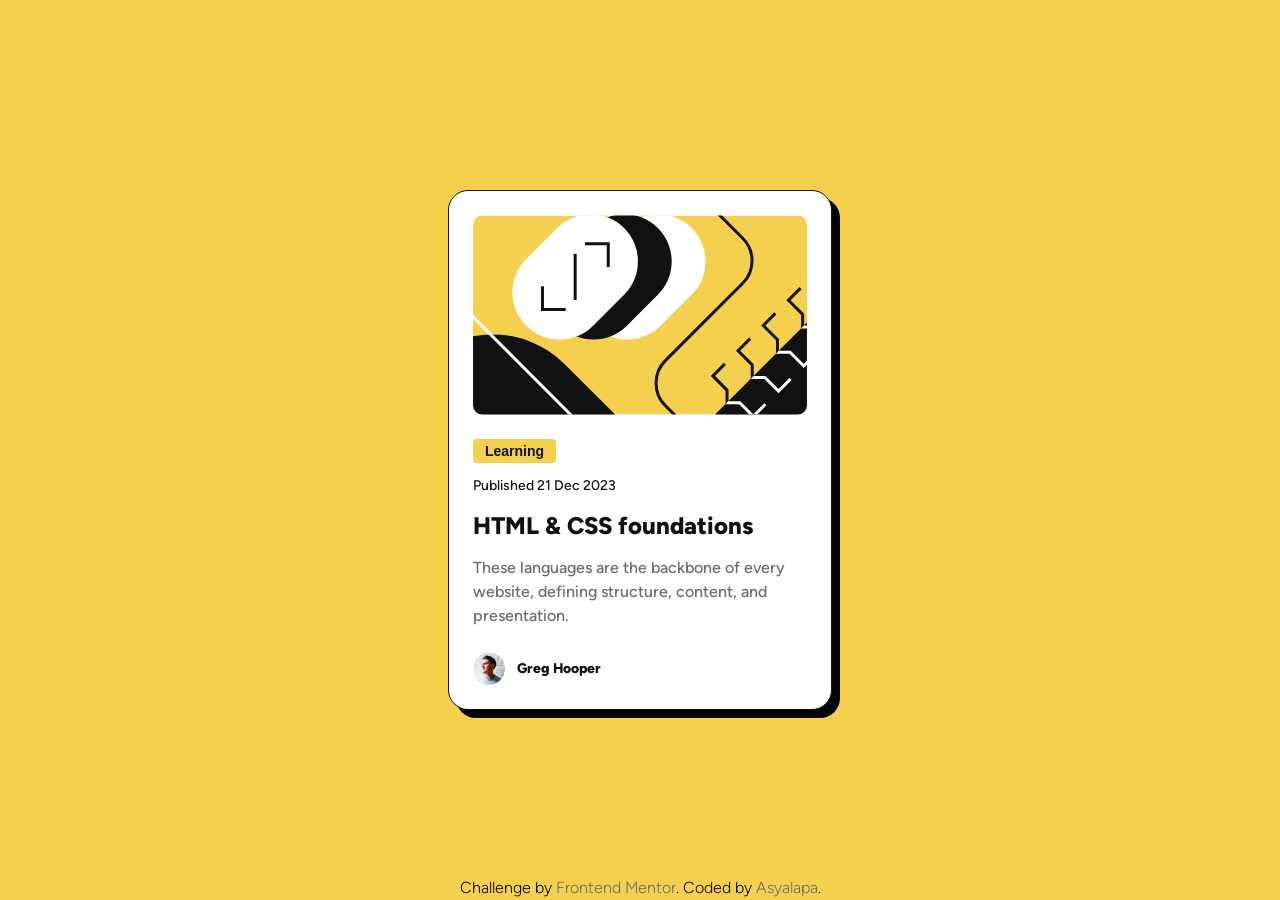
<file: blog-preview-card/index.html>
<!DOCTYPE html>
<html lang="en">
<head>
  <meta charset="UTF-8">
  <meta name="viewport" content="width=device-width, initial-scale=1.0">
  <link rel="icon" type="image/png" sizes="32x32" href="./images/favicon-32x32.png">
  <title>Frontend Mentor | Blog preview card</title>
  <link rel="stylesheet" href="./style.css">
</head>
<body>
  <main class="container">
    <h1 class="title">Blog preview card</h1>
    <article class="card">
      <div class="image-box">
      </div>
      <div class="text-box">
        <button class="tag-btn">Learning</button>
        <p class="card-date">Published 21 Dec 2023</p>
        <h2 class="card-title">HTML & CSS foundations</h2>
        <p class="card-info">These languages are the backbone of every website, defining structure, content, and presentation.</p>
      </div>
      <div class="autor-box">
        <img src="./images/image-avatar.webp" alt="Greg Hooper's avatar" class="autor-avatar">
        <h3 class="autor-name">Greg Hooper</h3>
      </div>
    </article>
  </main>

  <footer class="footer">
    Challenge by <a href="https://www.frontendmentor.io?ref=challenge" target="_blank">Frontend Mentor</a>. 
    Coded by <a href="https://github.com/Asyalapa" target="_blank">Asyalapa</a>.
  </footer>
</body>
</html>
</file>
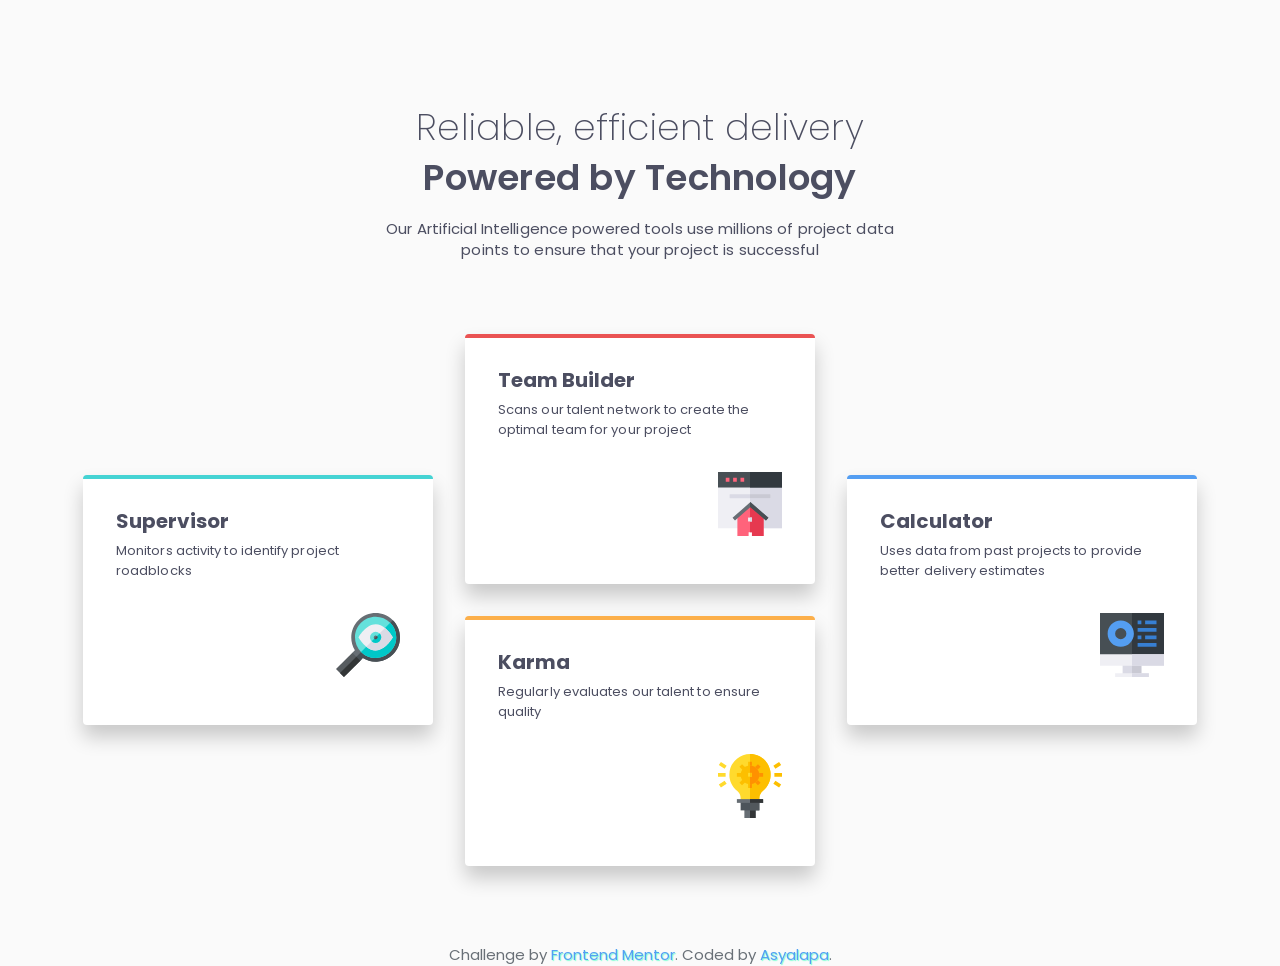
<file: four-card-feature-section/index.html>
<!DOCTYPE html>
<html lang="en">
<head>
  <meta charset="UTF-8">
  <meta name="viewport" content="width=device-width, initial-scale=1.0"> <!-- displays site properly based on user's device -->
  <link rel="icon" type="image/png" sizes="32x32" href="./images/favicon-32x32.png">
  <title>Frontend Mentor | Four card feature section</title>
  <link rel="preconnect" href="https://fonts.googleapis.com">
  <link rel="preconnect" href="https://fonts.gstatic.com" crossorigin>
  <link href="https://fonts.googleapis.com/css2?family=Poppins:wght@200;400;600&display=swap" rel="stylesheet">
  <link rel="stylesheet" href="./style.css">
</head>
<body>
  <main class="container">
    <div class="title-box">
      <h1 class="title">Reliable, efficient delivery</h1>
      <h2 class="sub-title">Powered by Technology</h2>
      <p class="instruction">Our Artificial Intelligence powered tools use millions of project data points 
        to ensure that your project is successful</p>
    </div>
    <ul class="card-box">
      <li class="card">
        <div class="card-info">
          <h3 class="card-title">Supervisor</h3>
          <p class="description">Monitors activity to identify project roadblocks</p>
        </div>
        <img src="./images/icon-supervisor.svg" alt="Supervisor's avatar" class="card-avatar">
      </li>
      <li class="card">
        <div class="card-info">
          <h3 class="card-title">Team Builder</h3>
          <p class="description">Scans our talent network to create the optimal team for your project</p>
        </div>
        <img src="./images/icon-team-builder.svg" alt="Team Builder's avatar" class="card-avatar">
      </li>
      <li class="card">
        <div class="card-info">
          <h3 class="card-title">Karma</h3>
          <p class="description">Regularly evaluates our talent to ensure quality</p>
        </div>
        <img src="./images/icon-karma.svg" alt="Karma's avatar" class="card-avatar">
      </li>
      <li class="card">
        <div class="card-info">
          <h3 class="card-title">Calculator</h3>
          <p class="description">Uses data from past projects to provide better delivery estimates</p>
        </div>
        <img src="./images/icon-calculator.svg" alt="Calculator's avatar" class="card-avatar">
      </li>
    </ul>
  </main>
  
  <footer class="footer">
    Challenge by <a href="https://www.frontendmentor.io?ref=challenge" target="_blank">Frontend Mentor</a>. 
    Coded by <a href="https://github.com/Asyalapa" target="_blank">Asyalapa</a>.
  </footer>
</body>
</html>
</file>
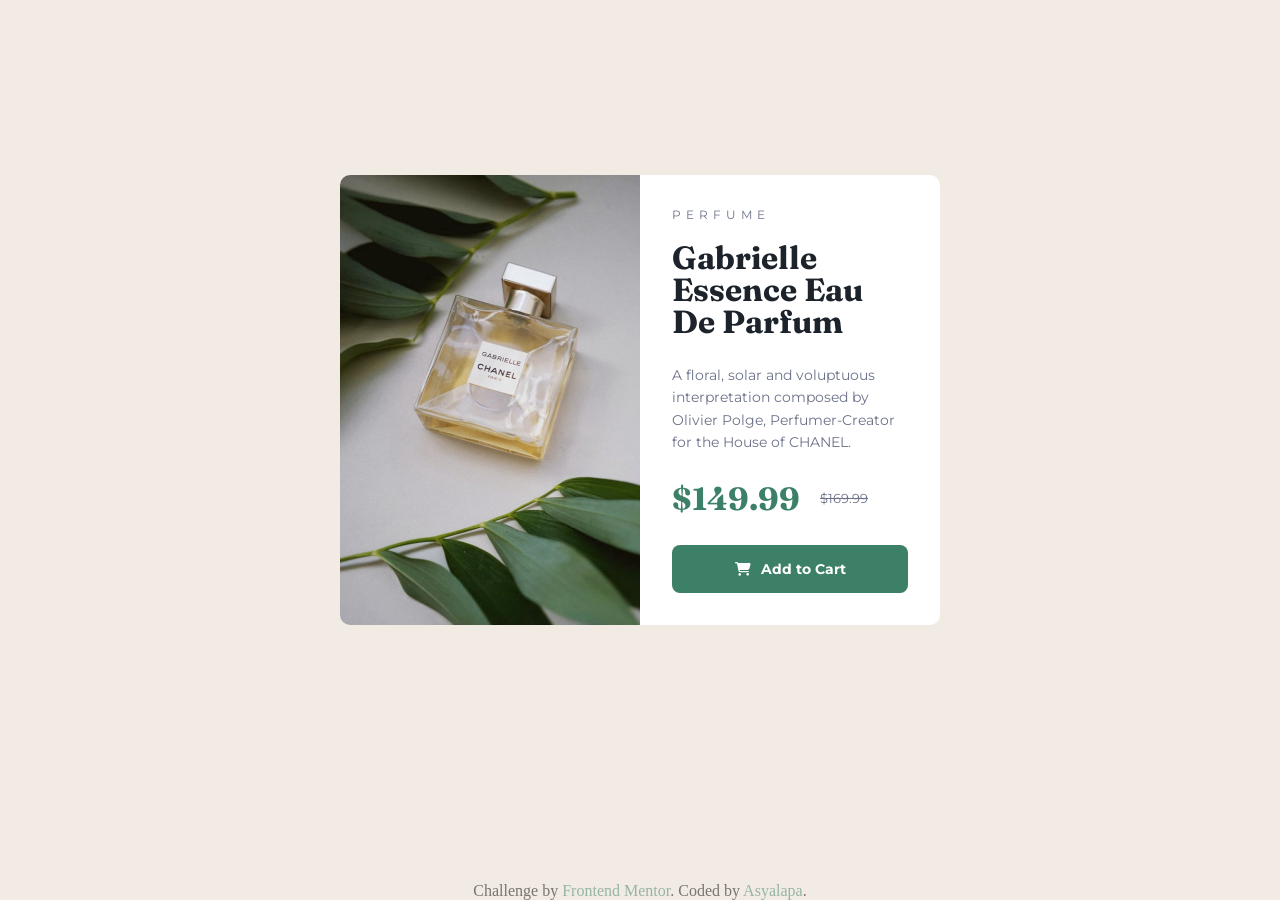
<file: product-preview-card-component-main/index.html>
<!DOCTYPE html>
<html lang="en">
<head>
  <meta charset="UTF-8">
  <meta name="viewport" content="width=device-width, initial-scale=1.0"> 
  <link rel="icon" type="image/png" sizes="32x32" href="./images/favicon-32x32.png">
  <title>Frontend Mentor | Product preview card component</title>
  <link rel="preconnect" href="https://fonts.googleapis.com">
  <link rel="preconnect" href="https://fonts.gstatic.com" crossorigin>
  <link href="https://fonts.googleapis.com/css2?family=Fraunces:opsz,wght@9..144,700&family=Montserrat:wght@500..700&display=swap" rel="stylesheet">
  <link rel="stylesheet" href="https://cdnjs.cloudflare.com/ajax/libs/font-awesome/6.4.0/css/all.min.css">
  <link rel="stylesheet" href="./style.css">
</head>
<body>
  <main class="card">
    <div class="card-img-box">
    </div>
    <div class="card-text">
      <p class="card-type">Perfume</p>
      <h1 class="card-title">Gabrielle Essence Eau De Parfum</h1>
      <p class="card-description">A floral, solar and voluptuous interpretation composed by Olivier Polge, 
        Perfumer-Creator for the House of CHANEL.</p>
      <div class="card-price">
        <h2 class="card-price-value">$149.99</h2>
        <p class="card-price-discount">$169.99</p>
      </div>
      <button class="card-btn">
        <i class="fa-solid fa-cart-shopping"></i> Add to Cart
      </button>
    </div>
  </main>

  <footer class="footer">
    Challenge by <a href="https://www.frontendmentor.io?ref=challenge" target="_blank">Frontend Mentor</a>. 
    Coded by <a href="https://github.com/Asyalapa" target="_blank">Asyalapa</a>.
  </footer>
</body>
</html>
</file>
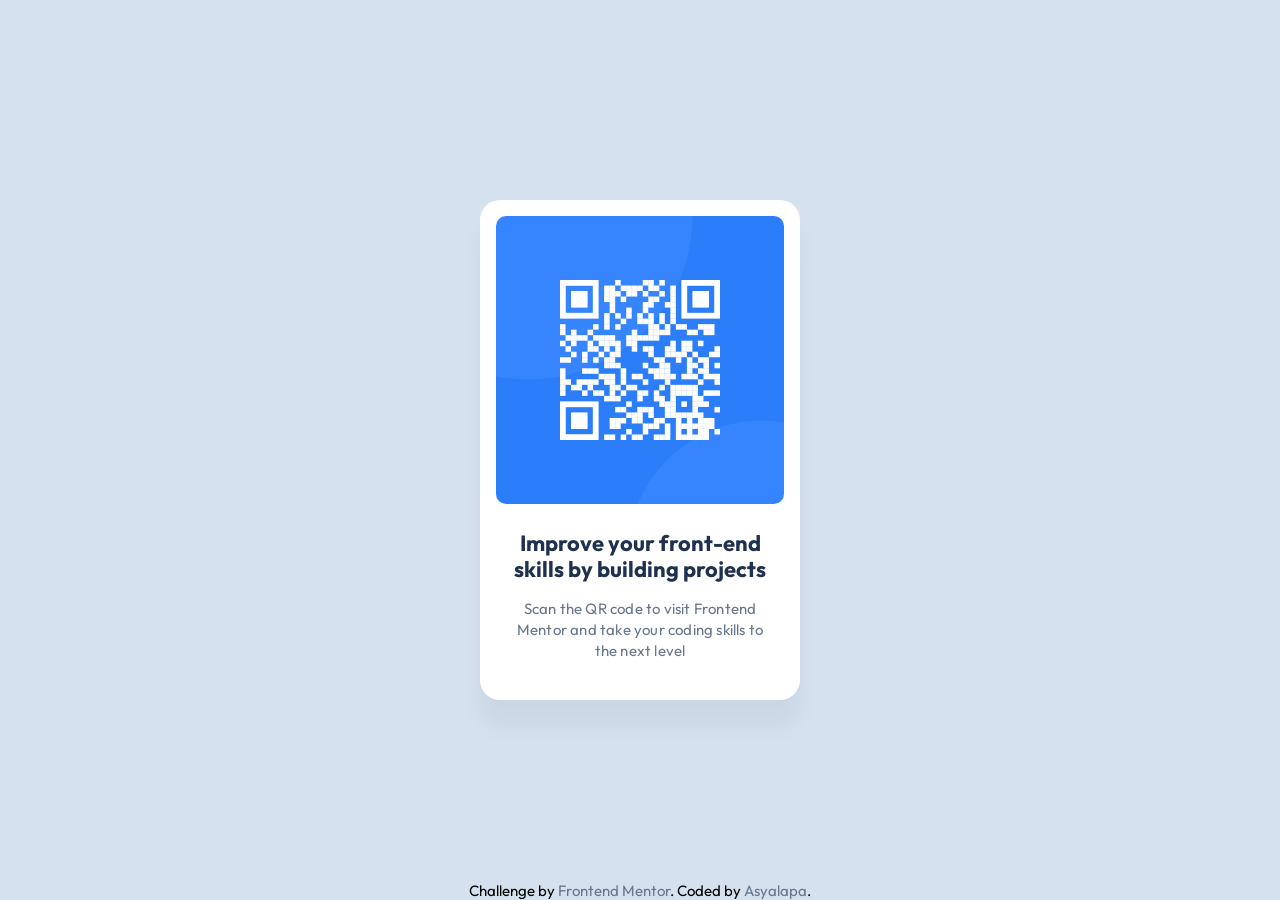
<file: qr-code-component/index.html>
<!DOCTYPE html>
<html lang="en">
<head>
  <meta charset="UTF-8">
  <meta name="viewport" content="width=device-width, initial-scale=1.0">
  <link rel="icon" type="image/png" sizes="32x32" href="./images/favicon-32x32.png">
  <title>Frontend Mentor | QR code component</title>
  <link rel="stylesheet" href="./style.css">
</head>
<body>
  
  <main class="container">
    <h1 class="title">QR code component</h1>
    <img src="./images/image-qr-code.png" alt="QR code" class="qr-code">
    <div class="text-box">
      <h2 class="card-title">Improve your front-end skills by building projects</h2>
      <p class="instruction">Scan the QR code to visit Frontend Mentor and take your coding skills to the next level</p>
    </div>
  </main>
  
  <footer class="footer">
    Challenge by <a href="https://www.frontendmentor.io?ref=challenge" target="_blank">Frontend Mentor</a>. 
    Coded by <a href="https://github.com/Asyalapa" target="_blank">Asyalapa</a>.
  </footer>
</body>
</html>
</file>
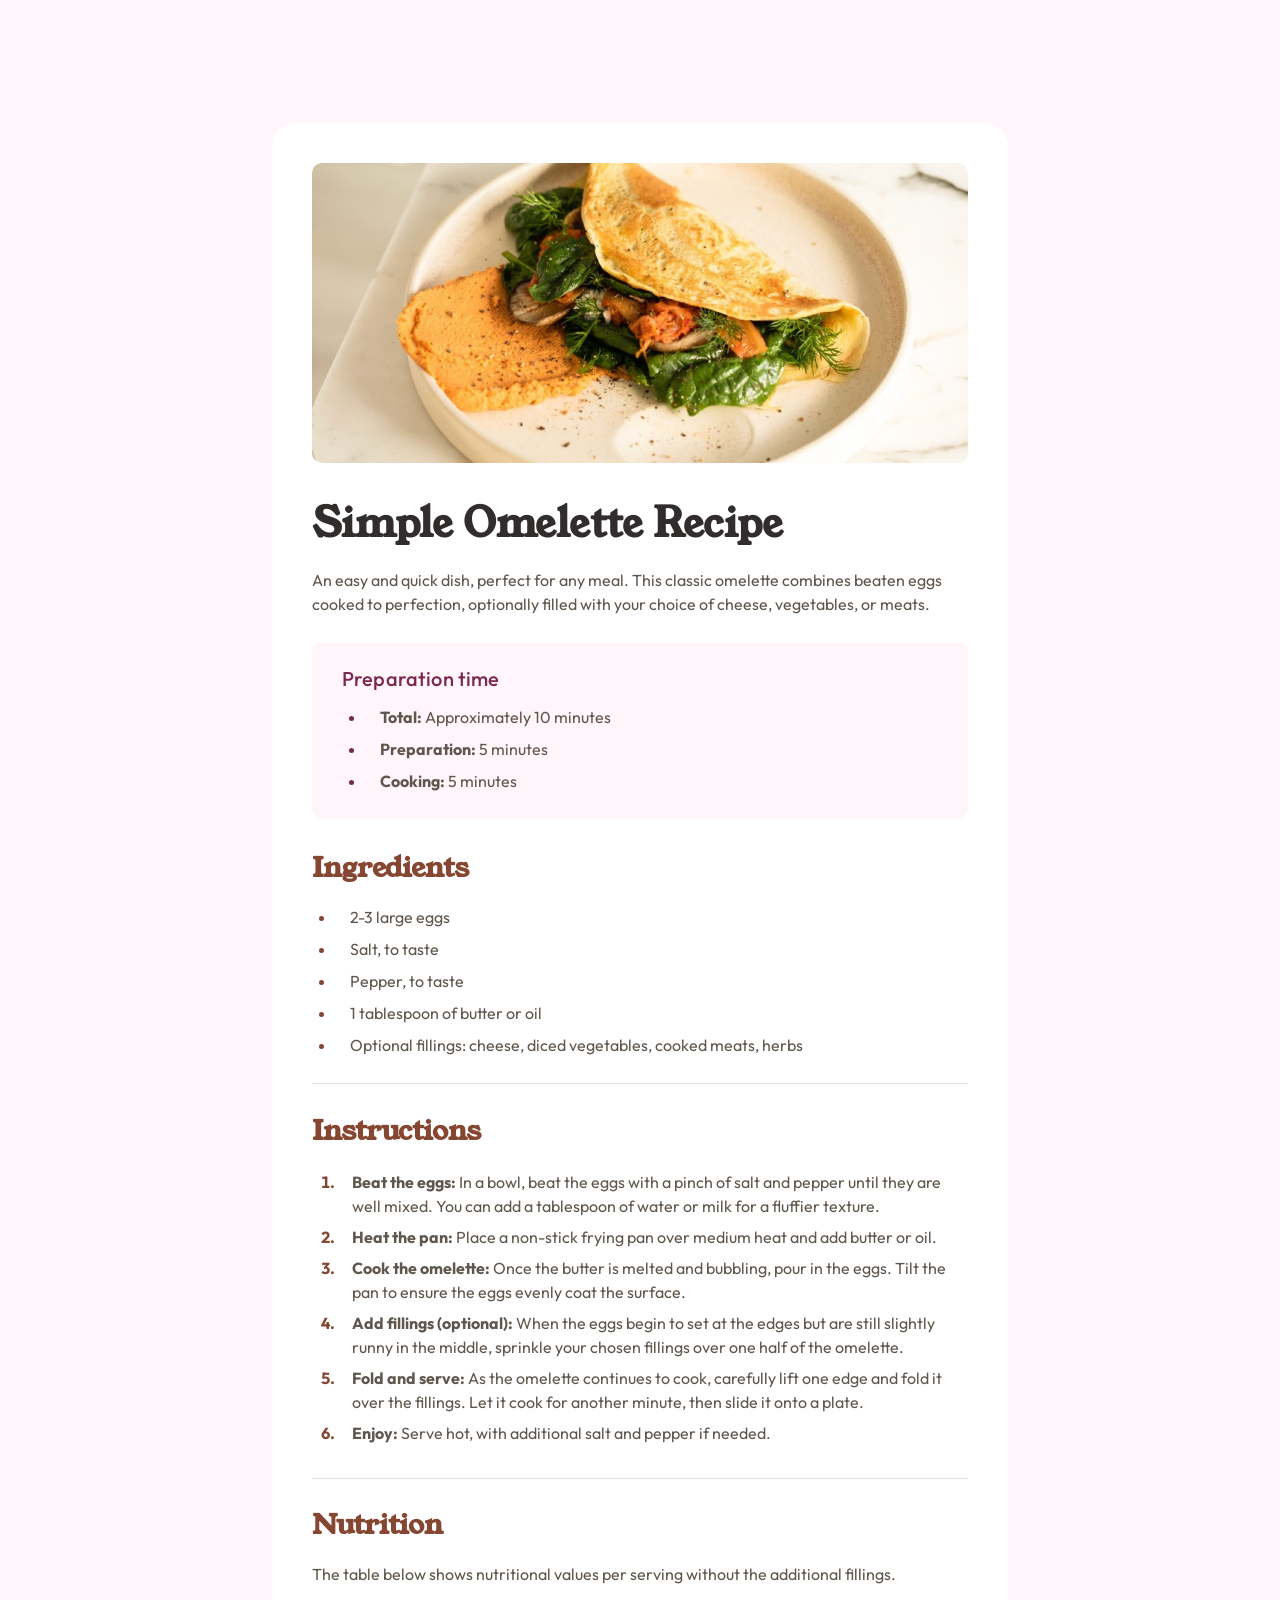
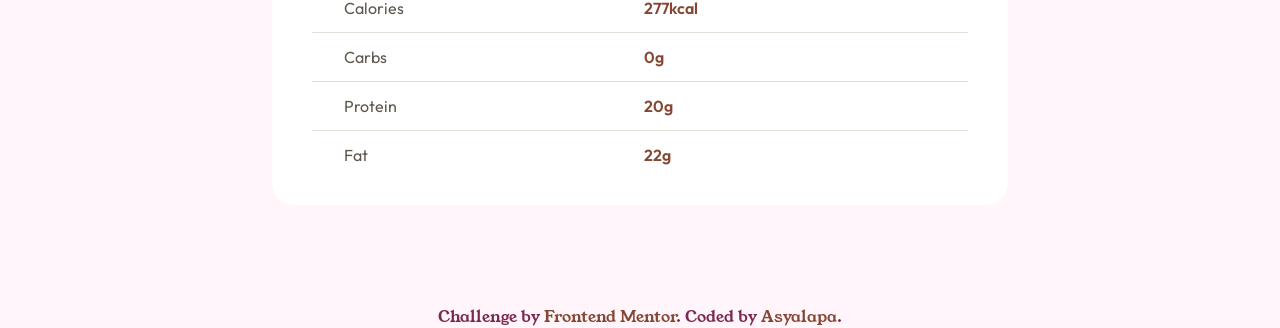
<file: recipe-page-main/index.html>
<!DOCTYPE html>
<html lang="en">
<head>
  <meta charset="UTF-8">
  <meta name="viewport" content="width=device-width, initial-scale=1.0">
  <link rel="icon" type="image/png" sizes="32x32" href="./images/favicon-32x32.png">
  <title>Frontend Mentor | Recipe page</title>
  <link rel="stylesheet" href="./style.css">
</head>
<body>
  <main class="container">
    <article class="recipe-card">
      <img src="./images/image-omelette.jpeg" alt="Omelette's image" class="recipe-image">
      <div class="responsive-container">
        <div class="recipe-info-box">
          <h1 class="recipe-title">Simple Omelette Recipe</h1>
          <p class="recipe-description">An easy and quick dish, perfect for any meal. This classic omelette combines beaten eggs cooked 
            to perfection, optionally filled with your choice of cheese, vegetables, or meats.</p>
        </div>
        <div class="recipe-time-box">
          <h2 class="recipe-time-title">Preparation time</h2>
          <ul class="recipe-time-list">
            <li class="recipe-time-item">
              <span class='another-color'>Total: <span class="thin-text">Approximately 10 minutes</span></span>
            </li>
            <li class="recipe-time-item">
              <span class='another-color'>Preparation: <span class="thin-text">5 minutes</span></span>
            </li>
            <li class="recipe-time-item">
              <span class='another-color'>Cooking: <span class="thin-text">5 minutes</span></span>
            </li>
          </ul>
        </div>
  
        <div class="recipe-ingredients-box">
          <h2 class="recipe-ingredients-title">Ingredients</h2>
          <ul class="recipe-ingredients-list">
            <li class="recipe-ingredients-item"><span class='another-color thin-text'>2-3 large eggs</span> </li>
            <li class="recipe-ingredients-item"><span class='another-color thin-text'>Salt, to taste</span></li>
            <li class="recipe-ingredients-item"><span class='another-color thin-text'>Pepper, to taste</span></li>
            <li class="recipe-ingredients-item"><span class='another-color thin-text'>1 tablespoon of butter or oil</span></li>
            <li class="recipe-ingredients-item"><span class='another-color thin-text'>Optional fillings: cheese, diced vegetables, cooked meats, herbs</span></li>
          </ul>
        </div>
  
        <div class="recipe-instructions-box">
          <h2 class="recipe-instructions-title">Instructions</h2>
          <ol class="recipe-instructions-list">
            <li class="recipe-instructions-item">
              <span class='another-color'>Beat the eggs: <span class="thin-text">In a bowl, beat the eggs with a pinch of salt and pepper until they are well mixed. 
                You can add a tablespoon of water or milk for a fluffier texture.</span></span>
            </li>
            <li class="recipe-instructions-item">
              <span class='another-color'>Heat the pan: <span class="thin-text">Place a non-stick frying pan over medium heat and add butter or oil.</span></span>
            </li>
            <li class="recipe-instructions-item">
              <span class='another-color'>Cook the omelette: <span class="thin-text">Once the butter is melted and bubbling, pour in the eggs. Tilt the pan to ensure 
                the eggs evenly coat the surface.</span></span>
            </li>
            <li class="recipe-instructions-item">
              <span class='another-color'>Add fillings (optional): <span class="thin-text">When the eggs begin to set at the edges but are still slightly runny in the 
                middle, sprinkle your chosen fillings over one half of the omelette.</span></span>
            </li>
            <li class="recipe-instructions-item">
              <span class='another-color'>Fold and serve: <span class="thin-text">As the omelette continues to cook, carefully lift one edge and fold it over the 
                fillings. Let it cook for another minute, then slide it onto a plate.</span></span>
            </li>
            <li class="recipe-instructions-item">
              <span class='another-color'>Enjoy: <span class="thin-text">Serve hot, with additional salt and pepper if needed.</span></span>
            </li>
          </ol>
        </div>
  
        <div class="recipe-nutrition-box">
          <h2 class="recipe-nutrition-title">Nutrition</h2>
          <p class="recipe-nutrition-description">The table below shows nutritional values per serving without the additional fillings.</p>
          <table class="recipe-nutrition-table">
            <tr class="recipe-nutrition-table-row">
                <td class="recipe-nutrition-table-header">Calories</td>
                <td class="recipe-nutrition-table-data">277kcal</td>
            </tr>
            <tr class="recipe-nutrition-table-row">
                <td class="recipe-nutrition-table-header">Carbs</td>
                <td class="recipe-nutrition-table-data">0g</td>
            </tr>
            <tr class="recipe-nutrition-table-row">
                <td class="recipe-nutrition-table-header">Protein</td>
                <td class="recipe-nutrition-table-data">20g</td>
            </tr>
            <tr class="recipe-nutrition-table-row">
                <td class="recipe-nutrition-table-header">Fat</td>
                <td class="recipe-nutrition-table-data">22g</td>
            </tr>
        </table>
        </div>
      </div>

    </article>
  </main>
  
  <footer class="footer">
    Challenge by <a href="https://www.frontendmentor.io?ref=challenge" target="_blank">Frontend Mentor</a>. 
    Coded by <a href="https://github.com/Asyalapa" target="_blank">Asyalapa</a>.
  </footer>
</body>
</html>
</file>
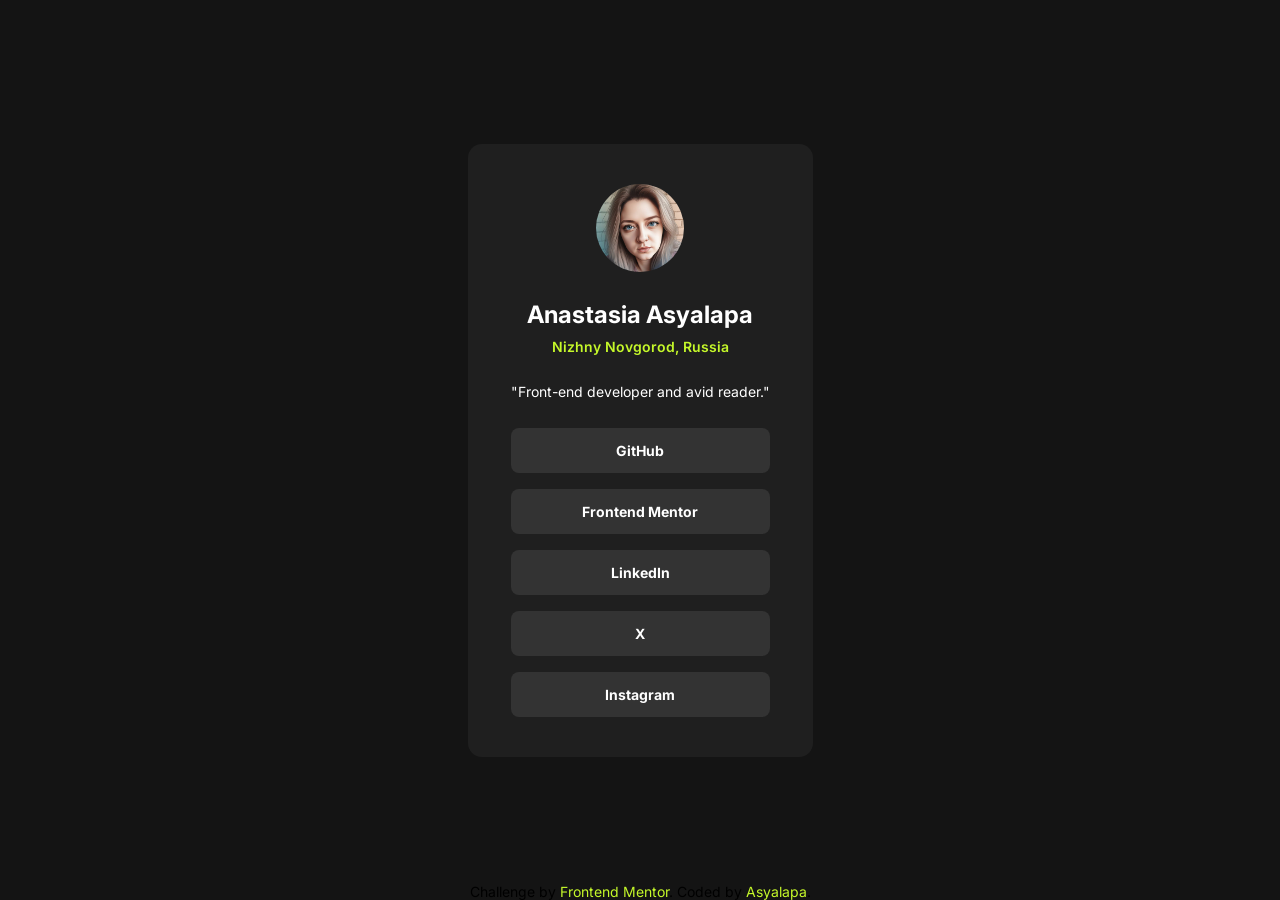
<file: social-links-profile-main/index.html>
<!DOCTYPE html>
<html lang="en">
<head>
  <meta charset="UTF-8">
  <meta name="viewport" content="width=device-width, initial-scale=1.0">
  <link rel="icon" type="image/png" sizes="32x32" href="./images/favicon-32x32.png">
  <title>Frontend Mentor | Social links profile</title>
  <link rel="stylesheet" href="./style.css">
</head>
<body>
  <main class="container">
    <h1 class="title">Social links profile</h1>
    <article class="profile">
      <img src="./images/avatar.jpg" alt="Asyalapa's avatar" class="profile-avatar">
      <div class="profile-main-info">
        <h2 class="profile-name">Anastasia Asyalapa</h2>
        <p class="profile-location">Nizhny Novgorod, Russia</p>
      </div>
      <p class="profile-description">
        "Front-end developer and avid reader."
      </p>
      <ul class="profile-links">
        <li class="profile-link">
          <a href="https://github.com/Asyalapa" target="_blank" class="link">GitHub</a>
        </li>
        <li class="profile-link">
          <a href="https://www.frontendmentor.io/profile/Asyalapa" target="_blank" class="link">Frontend Mentor</a>
        </li>
        <li class="profile-link">
          <a href="https://www.linkedin.com/in/asyalapa/" target="_blank" class="link">LinkedIn</a>
        </li>
        <li class="profile-link">
          <a href="https://x.com/Asyalapa" target="_blank" class="link">X</a>
        </li>
        <li class="profile-link">
          <a href="https://www.instagram.com/asyalapa.ph/" target="_blank" class="link">Instagram</a>
        </li>
      </ul>
    </article>
  </main>

  <footer class="footer">
    Challenge by <a href="https://www.frontendmentor.io?ref=challenge" target="_blank">Frontend Mentor</a>. 
    Coded by <a href="https://github.com/Asyalapa" target="_blank">Asyalapa</a>.
  </footer>
</body>
</html>
</file>
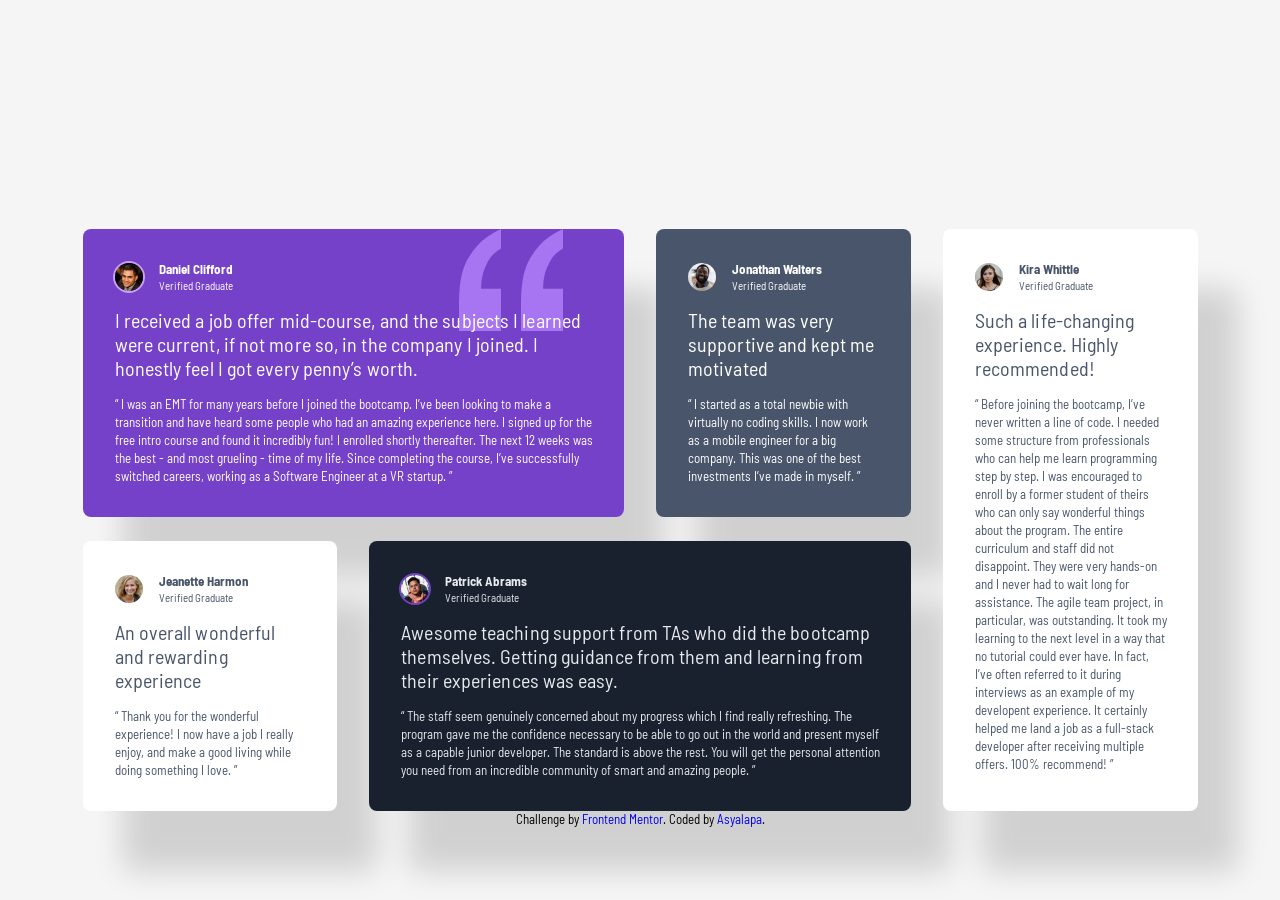
<file: testimonials-grid-section/index.html>
<!DOCTYPE html>
<html lang="en">
<head>
  <meta charset="UTF-8">
  <meta name="viewport" content="width=device-width, initial-scale=1.0"> <!-- displays site properly based on user's device -->
  <link rel="icon" type="image/png" sizes="32x32" href="./images/favicon-32x32.png">
  <title>Frontend Mentor | Testimonials Grid Section</title>
  <link rel="preconnect" href="https://fonts.googleapis.com">
  <link rel="preconnect" href="https://fonts.gstatic.com" crossorigin>
  <link href="https://fonts.googleapis.com/css2?family=Barlow+Semi+Condensed:wght@500;600&display=swap" rel="stylesheet">
  <link rel="stylesheet" href="./style.css">
</head>
<body>
  <main class="container">
    <h1 class="title">Testimonials Grid Section</h1>
    <article class="card card-1">
      <div class="card-header">
        <img src="./images/image-daniel.jpg" alt="Daniel Clifford's avatar" class="card-avatar">
        <div class="card-info">
          <h2 class="card-title">Daniel Clifford</h2>
          <p class="card-subtitle">Verified Graduate</p>
        </div>
      </div>
      <p class="card-mind">I received a job offer mid-course, and the subjects I learned were current, if not more so, in the company I joined. I honestly feel I got every penny’s worth.</p>
      <p class="card-quote">“ I was an EMT for many years before I joined the bootcamp. I’ve been looking to make a transition and have heard some people who had an amazing experience here. I signed up for the free intro course and found it incredibly fun! I enrolled shortly thereafter. The next 12 weeks was the  best - and most grueling - time of my life. Since completing the course, I’ve successfully switched careers, working as a Software Engineer at a VR startup. ”</p>
    </article>
    <article class="card card-2">
      <div class="card-header">
        <img src="./images/image-jonathan.jpg" alt="Jonathan Walters's avatar" class="card-avatar">
        <div class="card-info">
          <h2 class="card-title">Jonathan Walters</h2>
          <p class="card-subtitle">Verified Graduate</p>
        </div>
      </div>
      <p class="card-mind">The team was very supportive and kept me motivated</p>
      <p class="card-quote">“ I started as a total newbie with virtually no coding skills. I now work as a mobile engineer for a big company. This was one of the best investments I’ve made in myself. ”</p>
    </article>
    <article class="card card-3">
      <div class="card-header">
        <img src="./images/image-jeanette.jpg" alt="Jeanette Harmon's avatar" class="card-avatar">
        <div class="card-info">
          <h2 class="card-title">Jeanette Harmon</h2>
          <p class="card-subtitle">Verified Graduate</p>
        </div>
      </div>
      <p class="card-mind">An overall wonderful and rewarding experience</p>
      <p class="card-quote">“ Thank you for the wonderful experience! I now have a job I really enjoy, and make a good living while doing something I love. ”</p>
    </article>

    <article class="card card-4">
      <div class="card-header">
        <img src="./images/image-patrick.jpg" alt="Patrick Abrams's avatar" class="card-avatar">
        <div class="card-info">
          <h2 class="card-title">Patrick Abrams</h2>
          <p class="card-subtitle">Verified Graduate</p>
        </div>
      </div>
      <p class="card-mind">Awesome teaching support from TAs who did the bootcamp themselves. Getting guidance from them and learning from their experiences was easy.</p>
      <p class="card-quote">“ The staff seem genuinely concerned about my progress which I find really refreshing. The program gave me the confidence necessary to be able to go out in the world and present myself as a capable junior developer. The standard is above the rest. You will get the personal attention you need from an incredible community of smart and amazing people. ”</p>
    </article>    

    <article class="card card-5">    
      <div class="card-header">
        <img src="./images/image-kira.jpg" alt="Kira Whittle's avatar" class="card-avatar">
        <div class="card-info">
          <h2 class="card-title">Kira Whittle</h2>
          <p class="card-subtitle">Verified Graduate</p>
        </div>
      </div>
      <p class="card-mind">Such a life-changing experience. Highly recommended!</p>
      <p class="card-quote">“ Before joining the bootcamp, I’ve never written a line of code. I needed some structure from professionals who can help me learn programming step by step. I was encouraged to enroll by a former student of theirs who can only say wonderful things about the program. The entire curriculum and staff did not disappoint. They were very hands-on and I never had to wait long for assistance. The agile team project, in particular, was outstanding. It took my learning to the next level in a way that no tutorial could ever have. In fact, I’ve often referred to it during interviews as an example of my developent experience. It certainly helped me land a job as a full-stack developer after receiving multiple offers. 100% recommend! ”</p>
    </article>
  </main>
    
  <footer class="footer">
    Challenge by <a href="https://www.frontendmentor.io?ref=challenge" target="_blank">Frontend Mentor</a>. 
    Coded by <a href="https://github.com/Asyalapa" target="_blank">Asyalapa</a>.
  </footer>
</body>
</html>
</file>
<file: blog-preview-card/style.css>
@font-face {
  font-family: 'Figtree';
  src: url('./fonts/Figtree-Light.woff2') format('woff2'),
       url('./fonts/Figtree-VariableFont_wght.ttf') format('truetype');
  font-weight: normal;
  font-style: normal;
}
@font-face {
  font-family: 'Figtree';
  src: url('./fonts/Figtree-LightItalic.woff2') format('woff2'),
       url('./fonts/Figtree-Italic-VariableFont_wght.ttf') format('truetype');
  font-weight: normal;
  font-style: italic;
}
@font-face {
  font-family: 'Figtree';
  src: url('./fonts/static/Figtree-ExtraBold.woff2') format('woff2'),
       url('./fonts/static/Figtree-ExtraBold.ttf') format('truetype');
  font-weight: 800;
  font-style: normal;
}
@font-face {
  font-family: 'Figtree';
  src: url('./fonts/static/Figtree-Medium.woff2') format('woff2'),
       url('./fonts/static/Figtree-Medium.ttf') format('truetype');
  font-weight: 500;
  font-style: normal;
}

:root {
  --font-family: 'Figtree', sans-serif;
  --primery-color: #F4D04E;
  --title-color: #111111;
  --info-color: #6B6B6B;
  --bg-card-color: #FFFFFF;
  --font-size-primary: calc(24 / 16 * 1rem);
  --font-size-primary-mobile: calc(20 / 16 * 1rem);
  --font-size-secondary: calc(16 / 16 * 1rem);
  --font-size-tertiary: calc(14 / 16 * 1rem);
  --font-size-tertiary-mobile: calc(12 / 16 * 1rem);
  --line-height-primary: 1.5;
  --padding-large: calc(24 / 16 * 1rem);
  --padding-medium: calc(12 / 16 * 1rem);
  --padding-small: calc(8 / 16 * 1rem);
  --padding-xsmall: calc(4 / 16 * 1rem);
  --border-radius-large: calc(20 / 16 * 1rem);
  --border-radius-small: calc(10 / 16 * 1rem);
  --border-radius-xsmall: calc(4 / 16 * 1rem);
  --card-shadow: 8px 8px 0 0 #000;
  --xs-width: 320px;
  --mobile-width: 375px;
  --desktop-width: 1440px;
}

* {
  margin: 0;
  padding: 0;
  box-sizing: border-box;
}
html {
  scroll-behavior: smooth;
}
body {
  height: 100vh;
  font-family: var(--font-family);
  line-height: var(--line-height-primary);
  background-color: var(--primery-color);
  display: flex;
  flex-direction: column;
  justify-content: center;
  align-items: center;
  padding: var(--padding-large);
}
.title {
  position: absolute;
  width: 1px;
  height: 1px;
  margin: -1px;
  padding: 0;
  overflow: hidden;
  clip-path: inset(50%);
  border: 0;
  white-space: nowrap;
}

.card {
  max-width: 384px;
  display: flex;
  flex-direction: column;
  gap: calc(24 / 16 * 1rem);
  padding: var(--padding-large);
  background-color: var(--bg-card-color);
  border-radius: var(--border-radius-large);
  border: 1px solid var(--title-color);
  box-shadow: var(--card-shadow);
}
.image-box {
  width: 100%;
  height: 200px;
  border-radius: var(--border-radius-small);
  color: var(--primery-color);
  background-image: url('./images/illustration-article.svg');
  background-size: cover;
  background-position: center;
}
.text-box {
  display: flex;
  flex-direction: column;
  gap: var(--padding-medium);
}
.tag-btn {
  align-self: flex-start;
  border-radius: var(--border-radius-xsmall);
  padding: var(--padding-xsmall) var(--padding-medium);
  font-size: var(--font-size-tertiary-mobile);
  font-weight: 800;
  color: var(--title-color);
  background-color: var(--primery-color);
  outline: none;
  border: none;
}
.card-date {
  font-size: var(--font-size-tertiary-mobile);
  font-weight: 500;
  color: var(--title-color);
}
.card-title {
  font-size: var(--font-size-primary-mobile);
  font-weight: 800;
  color: var(--title-color);
  transition: color 0.3s ease-in-out;
}
@media (hover: hover) {
  .card-title:hover {
    color: var(--primery-color);
    cursor: pointer;
  }
}
.card-info {
  font-size: var(--font-size-tertiary);
  font-weight: 500;
  color: var(--info-color);
}
.autor-box {
  display: flex;
  align-items: center;
  gap: var(--padding-medium);
}
.autor-avatar {
  max-width: calc(32 / 16 * 1rem);
  border-radius: 50%;
}
.autor-name {
  font-size: var(--font-size-tertiary);
  font-weight: 800;
  color: var(--title-color);
}

.footer { 
  position: absolute;
  bottom: 0;
  font-size: var(--font-size-secondary); 
  text-align: center; 
}
.footer a { 
  color: var(--info-color); 
  text-decoration: none;
}

@media (min-width: 768px) {
  .tag-btn {
    font-size: var(--font-size-tertiary);
  }
  .card-date {
    font-size: var(--font-size-tertiary);
  }
  .card-title {
    font-size: var(--font-size-primary);
  }
  .card-info {
    font-size: var(--font-size-secondary);
  }
}
</file>
<file: four-card-feature-section/style.css>
:root {
  /* Fonts */
  --font-family: 'Poppins', sans-serif;

  /* Colors */
  --primary-color: hsl(234, 12%, 34%);
  --text-color: hsl(212, 6%, 44%);
  --bg-card-color: hsl(0, 0%, 100%);
  --color-red: hsl(0, 78%, 62%);
  --color-cyan: hsl(180, 62%, 55%);
  --color-orange: hsl(34, 97%, 64%);
  --color-blue: hsl(212, 86%, 64%);

  /* Font Sizes */
  --font-size-xl: calc(36 / 16 * 1rem);
  --font-size-lgm: calc(24 / 16 * 1rem);
  --font-size-lg: calc(20 / 16 * 1rem);
  --font-size-md: calc(15 / 16 * 1rem);
  --font-size-ul: calc(13 / 16 * 1rem);

  /* Spacing */
  --spacing-xxs: calc(5 / 16 * 1rem); 
  --spacing-xs: calc(16 / 16 * 1rem); 
  --spacing-s: calc(27 / 16 * 1rem);
  --spacing-sm: calc(30 / 16 * 1rem); 
  --spacing-md: calc(32 / 16 * 1rem); 
  --spacing-ld: calc(33 / 16 * 1rem);
  --spacing-xl: calc(48 / 16 * 1rem);
  --spacing-2xl: calc(55 / 16 * 1rem); 
  --spacing-3xl: calc(60 / 16 * 1rem); 
  --spacing-4xl: calc(74 / 16 * 1rem); 
  --spacing-5xl: calc(100 / 16 * 1rem); 


  --container-width: calc(525 / 16 * 1rem);
  --border-radius: calc(4 / 16 * 1rem);
  --border-radius-btn: calc(8 / 16 * 1rem);
}

* {
  margin: 0;
  padding: 0;
  box-sizing: border-box;
}

html {
  scroll-behavior: smooth;
}

body {
  position: relative;
  width: 100%;
  height: 100%;
  display: flex;
  padding: var(--spacing-5xl) var(--spacing-xs);
  flex-direction: column;
  align-items: center;
  font-family: var(--font-family);
  font-size: var(--font-size-md);
  background-color: #fafafa;
  color: var(--primary-color);
}
@media (max-width: 768px) {
  body {
    padding: var(--spacing-2xl) var(--spacing-sm);
  }
}
.container {
  display: flex;
  flex-direction: column;
  text-align: center;
  gap: var(--spacing-4xl);
}
.title-box {
  display: flex;
  flex-direction: column;
  align-items: center;
}
.title {
  font-size: var(--font-size-xl);
  font-weight: 200;
  letter-spacing: 0.015rem;
}
.sub-title {
  font-size: var(--font-size-xl);
  font-weight: 600;
  line-height: 1.3;
  letter-spacing: 0.015rem;
  margin-bottom: var(--spacing-xs);
}
.instruction {
  max-width: var(--container-width);
  line-height: 1.4;
  letter-spacing: 0.007rem;
}
@media (max-width: 550px) {
  .container {
    gap: var(--spacing-3xl);
  }
  .title {
    font-size: var(--font-size-lgm);
  }
  .sub-title {
    font-size: var(--font-size-lgm);
    margin-bottom: 19px;
  }
}
.card-box {
  display: grid;
  align-items: center;
  vertical-align: middle;
  gap: var(--spacing-md);
  grid-template-columns: repeat(3, 1fr);
  list-style: none;
}
.card {
  display: flex;
  flex-direction: column;
  gap: var(--spacing-md);
  max-width: 350px;
  padding: var(--spacing-s) var(--spacing-ld) var(--spacing-xl);
  border-radius: var(--border-radius);
  text-align: left;
  background-color: var(--bg-card-color);
  box-shadow: 0 12px 20px rgba(0, 0, 0, 0.2);
}
.card:nth-child(1) {
  grid-column: 1;
  grid-row: 1 / span 2;
  border-top: var(--border-radius) solid var(--color-cyan);
}
.card:nth-child(2) {
  grid-column: 2;
  grid-row: 1;
  border-top: var(--border-radius) solid var(--color-red);
}
.card:nth-child(3) {
  grid-column: 2;
  grid-row: 2;
  border-top: var(--border-radius) solid var(--color-orange);
}
.card:nth-child(4) {
  grid-column: 3;
  grid-row: 1 / span 2;
  border-top: var(--border-radius) solid var(--color-blue);
}
@media (max-width: 768px) {
  .card-box {
    grid-template-columns: repeat(2, 1fr);
  }
  .card:nth-child(1) {
    grid-column: 1;
    grid-row: 1;
  }
  .card:nth-child(2) {
    grid-column: 1;
    grid-row: 2;
  }
  .card:nth-child(3) {
    grid-column: 2;
    grid-row: 1;
  }
  .card:nth-child(4) {
    grid-column: 2;
    grid-row: 2;
  }
}
@media (max-width: 550px) {
  .card-box {
    grid-template-columns: 1fr;
  }
  .card {
    max-width: 100%;
  }
  .card:nth-child(1) {
    grid-column: 1;
    grid-row: 1;
  }
  .card:nth-child(2) {
    grid-column: 1;
    grid-row: 2;
  }
  .card:nth-child(3) {
    grid-column: 1;
    grid-row: 3;
  }
  .card:nth-child(4) {
    grid-column: 1;
    grid-row: 4;
  }
}
.card-info {
  display: flex;
  flex-direction: column;
  gap: var(--spacing-xxs);
}
.card-title {
  font-size: var(--font-size-lg);
}
.description {
  font-size: var(--font-size-ul);
  letter-spacing: 0.005rem;
}
.card-avatar {
  max-width: fit-content;
  align-self: flex-end;
}

.footer { 
  position: absolute;
  bottom: 0;
  font-size: var(--font-size-sm); 
  text-align: center; 
  color: var(--text-color);
}
.footer a { 
  color: var(--color-blue); 
  text-decoration: none;
  text-shadow: 1px 1px 1px aquamarine;
}
.footer a:hover,
.footer a:focus { 
  color: var(--color-cyan); 
  text-decoration: underline;
  cursor: pointer;
}
</file>
<file: product-preview-card-component-main/style.css>
:root {
  /* Fonts */
  --font-family-primary: 'Montserrat', sans-serif;
  --font-family-secondary: 'Fraunces', serif;

  /* Colors */
  --primary-color: hsl(158, 36%, 37%);
  --active-color: hsl(158, 42%, 18%);
  --title-color: hsl(212, 21%, 14%);
  --text-color: hsl(228, 12%, 48%);
  --bg-color: hsl(30, 38%, 92%);
  --bg-card-color: hsl(0, 0%, 100%);

  /* Font Sizes */
  --font-size-xl: calc(32 / 16 * 1rem);
  --font-size-md: calc(14 / 16 * 1rem);
  --font-size-ul: calc(13 / 16 * 1rem);
  --font-size-sm: calc(12 / 16 * 1rem);

  /* Layout */
  --container-width: calc(600 / 16 * 1rem);
  --border-radius: calc(10 / 16 * 1rem);
  --border-radius-btn: calc(8 / 16 * 1rem);
  
  /* Screen Sizes */
  --xs-width: 320px;
  --mobile-width: 375px;
  --desktop-width: 1440px;
}

* {
  margin: 0;
  padding: 0;
  box-sizing: border-box;
}

html {
  scroll-behavior: smooth;
}

body {
  position: relative;
  padding: 175px 16px;
  width: 100%;
  height: 100vh;
  display: flex;
  flex-direction: column;
  align-items: center;
  background-color: var(--bg-color);
}

.card {
  max-width: var(--container-width);
  display: flex;
  flex-wrap: nowrap;
  background-color: var(--bg-card-color);
  border-radius: var(--border-radius);
  font-family: var(--font-family-primary);
}
.card-img-box {
  max-width: 50%;
  flex: 1 1 50%;
  background-image: url(./images/image-product-desktop.jpg);
  border-radius: var(--border-radius) 0 0 var(--border-radius);
  background-size: cover;
}
.card-text {
  flex: 1 1 50%;
  display: flex;
  flex-direction: column;
  gap: 20px;
  padding: 32px;
}
.card-type {
  color: var(--text-color);
  font-size: var(--font-size-sm);
  text-transform: uppercase;
  letter-spacing: 5px;
}
.card-title {
  font-family: var(--font-family-secondary);
  font-size: var(--font-size-xl);
  font-weight: 700;
  color: var(--title-color);
  line-height: 1;
  margin-bottom: 6px;
}
.card-description {
  font-size: var(--font-size-md);
  line-height: 1.6;
  color: var(--text-color);
  margin-bottom: 5px;
}
.card-price {
  display: flex;
  align-items: center;
  gap: 20px;
  margin-bottom: 7px;
}
.card-price-value {
  font-family: var(--font-family-secondary);
  font-size: var(--font-size-xl);
  color: var(--primary-color);
}
.card-price-discount {
  font-size: var(--font-size-ul);
  text-decoration: line-through;
  color: var(--text-color);
}
.fa-shopping-cart {
  font-family: "Font Awesome 5 Free";
  font-weight: 700;
}
.card-btn {
  display: flex;
  align-items: center;
  justify-content: center;
  gap: 10px;
  font-family: var(--font-family-primary);
  padding: 15px;
  font-size: 14px;
  font-weight: 700;
  outline: none;
  border: none;
  border-radius: var(--border-radius-btn);
  background-color: var(--primary-color);
  color: var(--bg-card-color);
  cursor: pointer;
  transition: background-color 0.3s ease-in-out;
}
@media (hover) {
  .card-btn:hover {
    background-color: var(--active-color);
  }
}

.footer { 
  position: absolute;
  bottom: 0;
  font-size: var(--font-size-secondary); 
  text-align: center; 
  opacity: 0.5;
}
.footer a { 
  color: var(--primary-color); 
  text-decoration: none;
  cursor: pointer;
}
@media (hover) {
  .footer a:hover { 
    color: var(--active-color); 
    text-decoration: underline;
  }
}

@media (max-width: 768px) {
  body {
    padding-top: 28px;
  }
  .card {
    max-width: 100%;
    display: flex;
    flex-direction: column;
  }
  .card-img-box {
    flex: auto;
    max-width: 100%;
    height: 240px;
    background-image: url(./images/image-product-mobile.jpg);
    border-radius: var(--border-radius) var(--border-radius) 0 0;
  }
  .card-text {
    gap: 14px;
    padding: 24px;
  }
  .card-title {
    margin-bottom: 0;
  }
  .card-description {
    margin-bottom: 10px;
  }
  .card-price {
    margin-bottom: 0;
  }
}
</file>
<file: qr-code-component/style.css>
@import url('https://fonts.googleapis.com/css2?family=Outfit:wght@400;700&display=swap');

:root {
  --slate-900: #1F314F;
  --slate-500: #68778D;
  --slate-300: #D5E1EF;
  --white-color: #FFFFFF;
  --font-family: 'Outfit', sans-serif;
  --font-size-primary: calc(22 / 16 * 1rem);
  --font-size-secondary: calc(15 / 16 * 1rem);
  --line-height-primary: 1.2;
  --line-height-secondary: 1.4;
  --letter-spacing-secondary: calc(0.2 / 16 * 1rem);
  --padding-large: calc(40 / 16 * 1rem);
  --padding-medium: calc(28 / 16 * 1rem);
  --padding-small: calc(16 / 16 * 1rem);
  --border-radius-large: calc(20 / 16 * 1rem);
  --border-radius-small: calc(10 / 16 * 1rem);
  --xs-width: 320px;
  --mobile-width: 375px;
  --desktop-width: 1440px;
}

* {
  margin: 0;
  padding: 0;
  box-sizing: border-box;
}
html {
  scroll-behavior: smooth;
}
body {
  height: 100vh;
  font-family: var(--font-family);
  background-color: var(--slate-300);
  display: flex;
  flex-direction: column;
  justify-content: center;
  align-items: center;
  gap: var(--padding-medium);
  padding: var(--padding-medium);
}
.title {
  position: absolute;
  width: 1px;
  height: 1px;
  margin: -1px;
  padding: 0;
  overflow: hidden;
  clip-path: inset(50%);
  border: 0;
  white-space: nowrap;
}

.container {
  max-width: calc(320 / 16 * 1rem);
  padding: var(--padding-small);
  display: flex;
  flex-direction: column;
  justify-content: center;
  align-items: center;
  text-align: center;
  gap: var(--border-radius-small);
  background-color: var(--white-color);
  border-radius: var(--border-radius-large);
  box-shadow: 0 25px 25px 0 rgba(0, 0, 0, 0.05);
}
.qr-code {
  max-width: 100%;
  border-radius: var(--border-radius-small);
}
.text-box {
  padding: var(--padding-small);
}
.card-title {
  font-family: var(--font-family);
  font-weight: 700;
  font-size: var(--font-size-primary);
  line-height: var(--line-height-primary);
  color: var(--slate-900);
  margin-bottom: var(--padding-small);
}
.instruction {
  font-family: var(--font-family);
  font-weight: 400;
  font-size: var(--font-size-secondary);
  line-height: var(--line-height-secondary);
  letter-spacing: var(--letter-spacing-secondary);
  color: var(--slate-500);
  margin-bottom: calc(7 / 16 * 1rem);
}

.footer { 
  position: absolute;
  bottom: 0;
  font-size: var(--font-size-secondary); 
  text-align: center; 
}
.footer a { 
  color: var(--slate-500); 
  text-decoration: none;
}

@media (min-width: 1440px) {
  .container {
    gap: calc(8 / 16 * 1rem);
  }
}
</file>
<file: recipe-page-main/style.css>
@import url('https://fonts.googleapis.com/css2?family=Outfit:wght@400..700&family=Young+Serif&display=swap');

:root {
  /* Fonts */
  --font-family-primary: 'Young Serif', serif;
  --font-family-secondary: 'Outfit', sans-serif;

  /* Colors */
  --primary-color: #7b284f;
  --title-color: #854632;
  --info-color: #302d2c;
  --bg-card-color: #f3e6d8;
  --bg-color: #fff5fa;
  --white-color: #ffffff;
  --border-color: #e4ded8;
  --text-secondary-color: #5f574e;

  /* Font Sizes */
  --font-size-xl: calc(40 / 16 * 1rem);
  --font-size-lg: calc(28 / 16 * 1rem);
  --font-size-md: calc(20 / 16 * 1rem);
  --font-size-sm: calc(16 / 16 * 1rem);

  /* Layout */
  --container-width: calc(736 / 16 * 1rem);
  --border-radius-lg: calc(22 / 16 * 1rem);
  --border-radius-md: calc(10 / 16 * 1rem);
  --border-radius-sm: calc(8 / 16 * 1rem);
  --line-height: 1.5;
  
  --spacing-4xl: calc(40 / 16 * 1rem);
  --spacing-3xl: calc(26 / 16 * 1rem);
  --spacing-2xl: calc(24 / 16 * 1rem);
  --spacing-xl: calc(20 / 16 * 1rem);
  --spacing-lg: calc(16 / 16 * 1rem);
  --spacing-md: calc(14 / 16 * 1rem);
  --spacing-sm: calc(12 / 16 * 1rem);
  --spacing-s: calc(8 / 16 * 1rem);
  --spacing-sm: calc(6 / 16 * 1rem);
  --spacing-2xs: calc(4 / 16 * 1rem);
  
  /* Screen Sizes */
  --xs-width: 320px;
  --mobile-width: 375px;
  --desktop-width: 1440px;
}

* {
  margin: 0;
  padding: 0;
  box-sizing: border-box;
}

html {
  scroll-behavior: smooth;
}

body {
  position: relative;
  display: flex;
  flex-direction: column;
  align-items: center;
  padding: calc(123 / 16 * 1rem) 0;
  font-family: var(--font-family-primary);
  background-color: var(--bg-color);
}

.container {
  max-width: var(--container-width);
}

.recipe-card {
  padding: var(--spacing-4xl) var(--spacing-4xl) var(--spacing-3xl);
  background-color: var(--white-color);
  border-radius: var(--border-radius-lg);
}
.responsive-container {
  display: flex;
  flex-direction: column;
  gap: var(--spacing-3xl);
}
.recipe-image {
  max-width: 100%;
  border-radius: var(--border-radius-md);
  margin-bottom: var(--spacing-3xl);
}

.recipe-info-box {
  display: flex;
  flex-direction: column;
  gap: var(--spacing-lg);
  margin-bottom: var(--spacing-xs);
}

.recipe-title {
  font-size: var(--font-size-xl);
  font-weight: 600;
  color: var(--info-color);
}

.recipe-description {
  font-family: var(--font-family-secondary);
  line-height: var(--line-height);
  color: var(--text-secondary-color);
}

.recipe-time-box {
  padding: var(--spacing-2xl) calc(30 / 16 * 1rem) calc(22 / 16 * 1rem);
  font-family: var(--font-family-secondary);
  background-color: var(--bg-color);
  border-radius: var(--border-radius-md);
}

.recipe-time-title {
  font-size: var(--font-size-md);
  font-weight: 500;
  letter-spacing: calc(0.15 / 16 * 1rem);
  margin-bottom: var(--spacing-md);
  color: var(--primary-color);
}

.recipe-time-list {
  display: flex;
  flex-direction: column;
  font-family: var(--font-family-secondary);
  list-style: disc;
  gap: var(--spacing-2xs);
  font-weight: 700;
  color: var(--primary-color);
}
.recipe-time-item {
  margin-left: var(--spacing-2xl);
  padding-left: var(--spacing-md);
  line-height: var(--line-height);
  margin-bottom: var(--spacing-2xs);
}

.recipe-ingredients-box {
  margin-bottom: var(--spacing-xs);
}

.recipe-ingredients-title {
  font-size: var(--font-size-lg);
  margin-bottom: var(--spacing-md);
  color: var(--title-color);
  line-height: 1.65;
}

.recipe-ingredients-list {
  display: flex;
  flex-direction: column;
  font-family: var(--font-family-secondary);
  list-style: disc;
  gap: var(--spacing-s);
  font-weight: 700;
  color: var(--title-color);
}

.recipe-ingredients-item {
  margin-left: var(--spacing-2xl);
  padding-left: var(--spacing-md);
  line-height: var(--line-height);
}

.recipe-instructions-box {
  padding: var(--spacing-3xl) 0;
  border-top: calc(1 / 16 * 1rem) solid var(--border-color);
  border-bottom: calc(1 / 16 * 1rem) solid var(--border-color);
}

.recipe-instructions-title {
  font-size: var(--font-size-lg);
  margin-bottom: calc(18 / 16 * 1rem);
  line-height: var(--line-height);
  color: var(--title-color);
}

.recipe-instructions-list {
  font-family: var(--font-family-secondary);
  padding-left: var(--spacing-3xl);
  font-weight: 700;
  line-height: var(--line-height);
  color: var(--title-color);
}

.recipe-instructions-item {
  padding-left: var(--spacing-md);
}

.recipe-instructions-item {
  margin-bottom: calc(7 / 16 * 1rem);
}

.another-color {
  color: var(--text-secondary-color);
}

.thin-text {
  font-weight: 400;
}

.recipe-nutrition-title {
  font-size: var(--font-size-lg);
  margin-bottom: var(--spacing-xl);
  color: var(--title-color);
}

.recipe-nutrition-description {
  font-family: var(--font-family-secondary);
  margin-bottom: var(--spacing-xs);
  color: var(--text-secondary-color);
}

.recipe-nutrition-table {
  width: 100%;
  border-collapse: collapse;
}

.recipe-nutrition-table-row {
  border-bottom: 1px solid var(--border-color);
}

.recipe-nutrition-table-row:last-child {
  border-bottom: none;
}

.recipe-nutrition-table-header,
.recipe-nutrition-table-data {
  font-family: var(--font-family-secondary);
  padding: var(--spacing-md) calc(32 / 16 * 1rem);
  text-align: left;
  color: var(--text-secondary-color);
}

.recipe-nutrition-table-data {
  width: 50%;
  padding-left: var(--spacing-2xs);
  font-weight: 600;
  text-align: left;
  color: var(--title-color);
}

.footer {
  position: absolute;
  bottom: 0;
  color: var(--primary-color);
  text-align: center;
}

.footer a {
  color: var(--title-color);
  text-decoration: none;
}
.footer a:hover {
  text-decoration: underline;
}

  @media (max-width: 500px) {
    
    body {
      padding: 0;
    }
    .recipe-card {
      border-radius: 0;
      padding: 0;
    }
    .recipe-image {
      border-radius: 0;
      margin-bottom: calc(34 / 16 * 1rem);
    }
    .responsive-container {
      padding: 0 calc(32 / 16 * 1rem);
      gap: var(--spacing-2xl);
    }
    .recipe-title {
      font-size: calc(36 / 16 * 1rem);
      line-height: 1;
      margin-bottom: var(--spacing-s);
    }
    .recipe-time-box {
      padding: calc(22 / 16 * 1rem) calc(25 / 16 * 1rem);
    }
    .recipe-instructions-box {
      margin-bottom: var(--spacing-2xs);
    }
    .recipe-nutrition-description {
      line-height: var(--line-height);
    }
    .recipe-nutrition-table-header,
    .recipe-nutrition-table-data {
      padding-bottom: var(--spacing-xs);
    }
    .footer {
      position: static;
      padding: var(--spacing-xl) 0;
    }
  }
</file>
<file: social-links-profile-main/style.css>
@import url('https://fonts.googleapis.com/css2?family=Inter:opsz,wght@14..32,400..700&display=swap');

:root {
  --font-family: 'Inter', sans-serif;
  --primery-color: #333333;
  --title-color: #ffffff;
  --info-color: #c5f82a;
  --bg-card-color: #1f1f1f;
  --bg-color: #141414;
  --font-size-primary: calc(24 / 16 * 1rem);
  --font-size-secondary: calc(14 / 16 * 1rem);
  --xs-width: 320px;
  --mobile-width: 375px;
  --desktop-width: 1440px;
}

* {
  margin: 0;
  padding: 0;
  box-sizing: border-box;
}
html {
  scroll-behavior: smooth;
}
body {
  height: 100vh;
  font-family: var(--font-family);
  line-height: var(--line-height-primary);
  background-color: var(--bg-color);
  display: flex;
  flex-direction: column;
  justify-content: center;
  align-items: center;
  padding: 0 calc(12 / 16 * 1rem);
}
.title {
  position: absolute;
  width: 1px;
  height: 1px;
  margin: -1px;
  padding: 0;
  overflow: hidden;
  clip-path: inset(50%);
  border: 0;
  white-space: nowrap;
}

.profile {
  min-width: calc(327 / 16 * 1rem);
  display: flex;
  flex-direction: column;
  align-items: center;
  gap: calc(28 / 16 * 1rem);
  padding: calc(40 / 16 * 1rem) calc(43 / 16 * 1rem);
  background-color: var(--bg-card-color);
  border-radius: calc(14 / 16 * 1rem);
}
.profile-avatar {
  max-width: 88px;
  border-radius: 50%;
}
.profile-main-info {
  display: flex;
  flex-direction: column;
  align-items: center;
  gap: calc(9 / 16 * 1rem);
}
.profile-name {
  color: var(--title-color);
}
.profile-location {
  font-size: var(--font-size-secondary);
  font-weight: 600;
  color: var(--info-color);
}
.profile-description {
  text-align: center;
  font-size: var(--font-size-secondary);
  font-weight: 400;
  color: var(--title-color);
}
.profile-links {
  width: 100%;
  list-style: none;
  display: flex;
  flex-direction: column;
  align-items: center;
  gap: calc(16 / 16 * 1rem);
}
.profile-link {
  width: 100%;
  padding: calc(12 / 16 * 1rem);
  border-radius: calc(8 / 16 * 1rem);
  background-color: var(--primery-color);
  text-align: center;
  cursor: pointer;
  transition: color 0.3s ease-in-out, background-color 0.3s ease-in-out;
}
.profile-link:focus-within,
.profile-link:active {
  background-color: var(--info-color);
}
.link {
  font-size: var(--font-size-secondary);
  font-weight: 700;
  line-height: 1.5;
  color: var(--title-color);
  text-decoration: none;
  outline: none;
}
.link:focus,
.profile-link:active .link {
  color: var(--bg-card-color);
}

@media (hover: hover) {
  .profile-link:hover {
    background-color: var(--info-color);
  }
  .profile-link:hover  .link {
    color: var(--bg-card-color);
  }
}

.footer { 
  position: absolute;
  bottom: 0;
  font-size: var(--font-size-secondary); 
  text-align: center; 
}
.footer a { 
  color: var(--info-color); 
  text-decoration: none;
}

@media (max-width: 768px) {
  .profile {
    padding: calc(26 / 16 * 1rem) calc(24 / 16 * 1rem);
  }
}
</file>
<file: testimonials-grid-section/style.css>
:root {
  /* Fonts */
  --font-family: 'Barlow Semi Condensed', sans-serif;

  /* Colors */
  --primary-color: hsl(260, 100%, 95%);
  --text-color: hsl(264, 82%, 80%);
  --bg-card-color: hsl(263, 55%, 52%);
  --color-white: hsl(0, 0%, 100%);
  --color-gray-100: hsl(214, 17%, 92%);
  --color-gray-200: hsl(0, 0%, 81%);
  --color-gray-400: hsl(224, 10%, 45%);
  --color-gray-500: hsl(217, 19%, 35%);
  --color-dark-blue: hsl(219, 29%, 14%);
  --color-black: hsl(0, 0%, 7%);
 
  /* Font Sizes */
  --font-size-lg: calc(20 / 16 * 1rem); 
  --font-size-md: calc(13 / 16 * 1rem);
  --font-size-sm: calc(11 / 16 * 1rem);

  /* Spacing */
  --pdg-top-body: calc(229 / 16 * 1rem);
  --pdg-left-body: calc(35 / 16 * 1rem);

  --gap-grid-v: calc(24 / 16 * 1rem);
  --gap-grid-h: calc(32 / 16 * 1rem);
  --article-bdr-radius: calc(8 / 16 * 1rem);

  --pdg-top-article: calc(32 / 16 * 1rem);
  --pdg-left-article: calc(30 / 16 * 1rem);
  --img-size: calc(32 / 16 * 1rem);
  --gap-head-article: calc(14 / 16 * 1rem);
  --gap-card-text: calc(15 / 16 * 1rem);
  
  --container-width: calc(1115 / 16 * 1rem);
}

@media (max-width: 550px) {
  :root {
    --pdg-top-body: calc(73 / 16 * 1rem); 
    --gap-grid: calc(32 / 16 * 1rem);
    --gap-grid-v: calc(31 / 16 * 1rem);
  }
}

* {
  margin: 0;
  padding: 0;
  box-sizing: border-box;
}
html {
  scroll-behavior: smooth;
}
body {
  position: relative;
  width: 100%;
  height: 100vh;
  padding: var(--pdg-top-body) var(--pdg-left-body);
  display: flex;
  flex-direction: column;
  align-items: center;
  font-family: var(--font-family);
  font-size: var(--font-size-md);
  background-color: #f5f5f5;
}
.title {
  position: absolute;
  width: 1px;
  height: 1px;
  margin: -1px;
  padding: 0;
  overflow: hidden;
  clip-path: inset(50%);
  border: 0;
  white-space: nowrap;
}

.container {
  display: grid;
  max-width: var(--container-width);
  gap: var(--gap-grid-v) var(--gap-grid-h);
  grid-template-columns: repeat(4, 1fr);
  grid-template-rows: auto auto;
  grid-template-areas: 
    "card-1 card-1 card-2 card-5"
    "card-3 card-4 card-4 card-5";
}
@media (max-width: 768px) {
  .container {
    grid-template-columns: repeat(2, 1fr);
    grid-template-rows: auto auto auto auto;
    grid-template-areas: 
      "card-1 card-1"
      "card-2 card-4"
      "card-3 card-4"
      "card-5 card-5";
  }
}
@media (max-width: 500px) {
  .container {
    grid-template-columns: 1fr;
    grid-template-rows: auto auto auto auto auto;
    grid-template-areas: 
      "card-1"
      "card-2"
      "card-3"
      "card-4"
      "card-5";
  }
}

.card {
  display: flex;
  flex-direction: column;
  gap: var(--gap-card-text);
  padding: var(--pdg-top-article) var(--pdg-left-article);
  border-radius: var(--article-bdr-radius);
  box-shadow: 40px 60px 30px rgba(0, 0, 0, 0.15);
}
.card-1 {
  grid-area: card-1;
  background-color: var(--bg-card-color);
  color: var(--color-white);
  background-image: url('./images/bg-pattern-quotation.svg');
  background-repeat: no-repeat;
  background-position: top right 14%;
}
@media (max-width: 500px) {
  .card-1 {
    background-image: none;
  }
}
.card-2 {
  grid-area: card-2;
  background-color: var(--color-gray-500);
  color: var(--color-white);
}
.card-3 {
  grid-area: card-3;
  background-color: var(--color-white);
  color: var(--color-gray-500);
}
.card-4 {
  grid-area: card-4;
  background-color: var(--color-dark-blue);
  color: var(--color-gray-100)
}
.card-5 {
  grid-area: card-5;
  background-color: var(--color-white);
  color: var(--color-gray-500);
}
.card-header {
  display: flex;
  align-items: start;
  gap: var(--gap-head-article);
}
.card-avatar {
  max-width: var(--img-size);
  border-radius: 50%;
}
.card-1 .card-avatar {
  border: 2px solid var(--text-color);
}
.card-4 .card-avatar {
  border: 2px solid var(--bg-card-color);
}
.card-2 .card-avatar,
.card-3 .card-avatar,
.card-5 .card-avatar {
  border: 2px solid transparent;
}
.card-info {
  display: flex;
  flex-direction: column;
  gap: calc(2 / 16 * 1rem);
}
.card-title {
  font-size: var(--font-size-md);
}
.card-subtitle {
  font-size: var(--font-size-sm);
}
.card-mind {
  padding-left: calc(2 / 16 * 1rem);
  font-size: var(--font-size-lg);
  letter-spacing: 0.0045em;
}
.card-quote {
  padding-left: calc(2 / 16 * 1rem);
  line-height: 1.386;
  font-size: var(--font-size-md);
  font-weight: 400;
}
.footer { 
  font-size: var(--font-size-md); 
  text-align: center; 
}
.footer a { 
  text-decoration: none;
}
</file>
